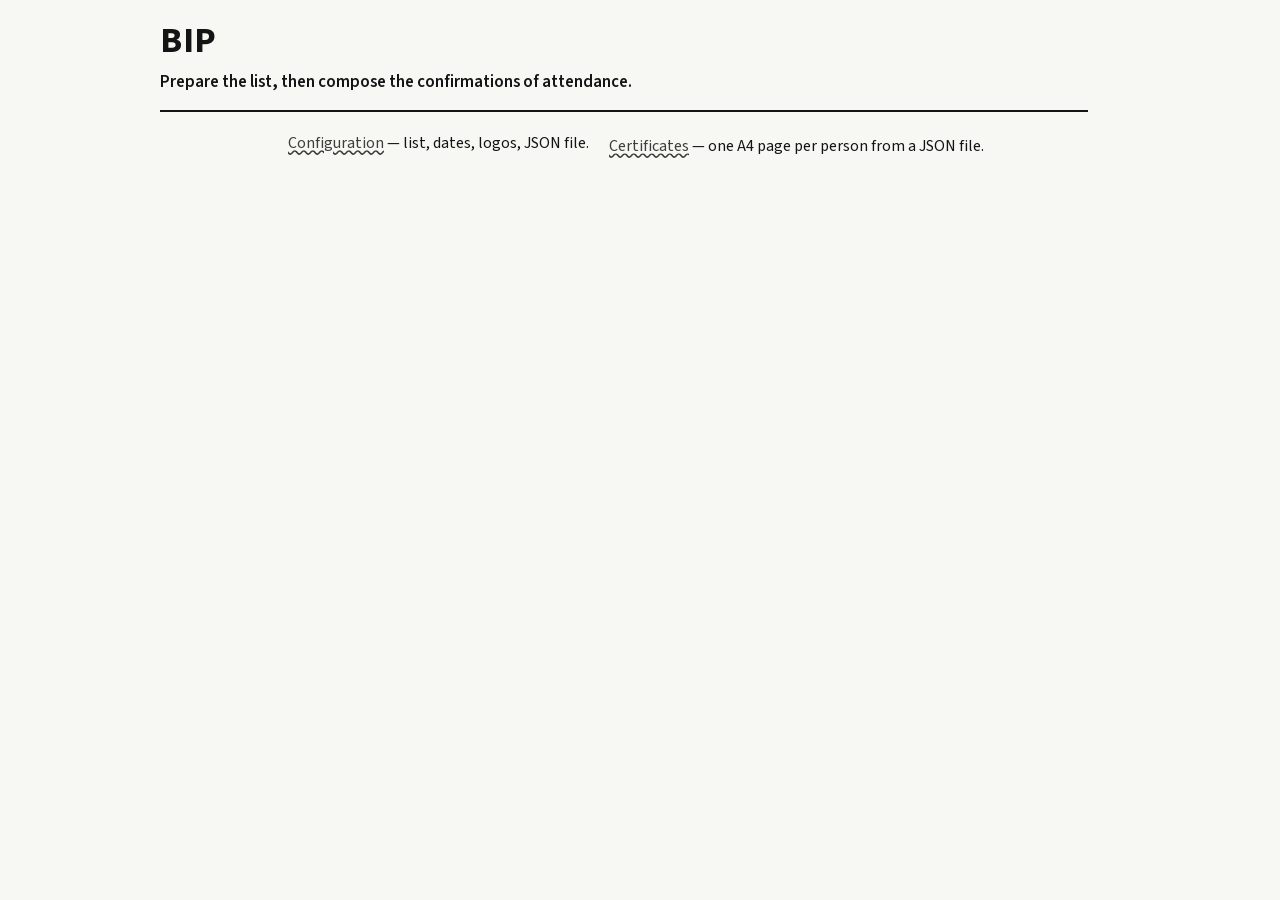
<file: BIP/index.html>
<!DOCTYPE html>
<html lang="en">
  <head>
    <meta charset="utf-8">
    <meta name="viewport" content="width=device-width, initial-scale=1">
    <title>BIP — confirmation of attendance</title>
    <link rel="stylesheet" href="css/print.css">
    <script src="js/langue.js" defer></script>
  </head>
  <body data-doc="config" data-i18n-title="indexTitle">
    <header class="site">
      <h1>BIP</h1>
      <p class="lede" data-i18n="indexLede">Prepare the list, then compose the confirmations of attendance.</p>
    </header>
    <main>
      <nav data-i18n-aria-label="navTools" aria-label="Tools">
        <ul>
          <li><a href="config.html" data-i18n="navConfig">Configuration</a><span data-i18n="navConfigDesc"> — list, dates, logos, JSON file.</span></li>
          <li><a href="certificat.html" data-i18n="navCert">Certificates</a><span data-i18n="navCertDesc"> — one A4 page per person from a JSON file.</span></li>
        </ul>
      </nav>
    </main>
  </body>
</html>
</file>
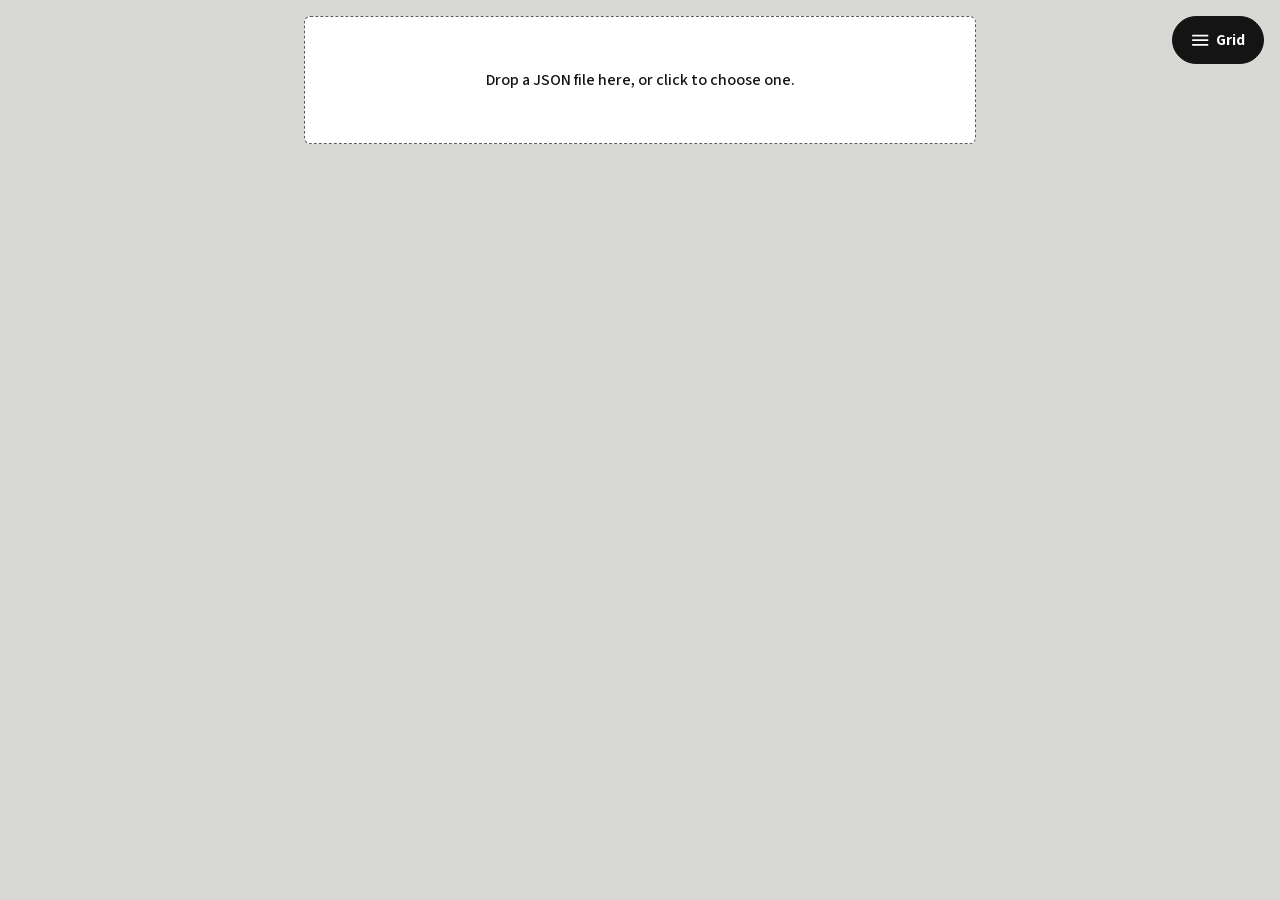
<file: BIP/certificat.html>
<!DOCTYPE html>
<html lang="en">
  <head>
    <meta charset="utf-8">
    <meta name="viewport" content="width=device-width, initial-scale=1">
    <title>Confirmation of attendance</title>
    <link rel="stylesheet" href="css/print.css">
    <script src="js/langue.js" defer></script>
    <script src="js/certificat.js" defer></script>
  </head>
  <body class="is-grille" data-doc="certificat" data-page="print" data-i18n-title="certTitle">
    <button type="button" class="grille" id="grille" aria-pressed="true">
      <svg viewBox="0 0 16 16" aria-hidden="true">
        <path d="M1 4h14M1 8h14M1 12h14"></path>
      </svg>
      <span data-i18n="grid">Grid</span>
    </button>

    <form class="json-drop" id="json-form" action="#" method="get">
      <label class="json-drop__zone" id="json-drop-zone" for="json-file">
        <span id="json-drop-text" data-i18n="dropJson">Drop a JSON file here, or click to choose one.</span>
        <input id="json-file" name="json" type="file" accept="application/json,.json" required>
      </label>
    </form>

    <main id="certificats"></main>

    <template id="modele-certificat">
      <article lang="en">
        <header>
          <ul class="logos" role="list">
            <li>
              <img class="logo-etat" src="medias/logo_republique-francaise.svg" width="85" height="77" alt="French Republic">
            </li>
            <li>
              <img class="logo-lycee" src="medias/logo_breq.svg" height="40" alt="">
            </li>
            <li>
              <img class="logo-ue" src="medias/logo_ue.svg" width="810" height="540" alt="European Union">
            </li>
            <li>
              <img class="logo-erasmus" src="medias/logo_erasmus.svg" width="124" height="29" alt="Erasmus+">
            </li>
          </ul>
          <p class="lieu-date"><time class="date-jour"></time><span class="ville-date"></span></p>
          <h2>Confirmation of attendance</h2>
        </header>

        <section class="corps" aria-label="Confirmation of attendance">
          <p class="intro">We hereby confirm that</p>
          <p class="nom"><span class="prenom"></span> <span class="patronyme"></span></p>
          <p class="affiliation"><span class="role-prefix"></span> <span class="etablissement-envoi"></span><span class="pays-en"></span></p>
          <p class="participation">has participated in the Erasmus+ BIP workshop</p>
          <p class="bip"></p>
          <p class="lieu-accueil"><span class="lieu-avant">at </span><span class="etablissement"></span><span class="lieu-apres"></span></p>
          <p class="periode"><span class="periode-avant">from </span><time class="date-debut"></time><span class="periode-entre"> to </span><time class="date-fin"></time></p>
          <p class="ects"><span class="ects-avant">The number of credits awarded is </span><strong class="ects-valeur">3 ECTS</strong><span class="ects-entre"> and the course has been </span><strong class="acheve">successfully completed</strong></p>
          <p class="virtuelle"><span class="virtuelle-avant">The virtual component took place on </span><time class="date-virtuelle"></time></p>
        </section>

        <footer>
          <p class="cachet">stamp and signature</p>
          <p class="signataire"></p>
          <p class="codes"><span class="code-erasmus-ligne"><span class="code-label">Erasmus code </span><span class="code-erasmus"></span></span><br><span class="oid-ligne"><span class="oid-label">OID </span><span class="oid"></span></span></p>
        </footer>
      </article>
    </template>
  </body>
</html>
</file>
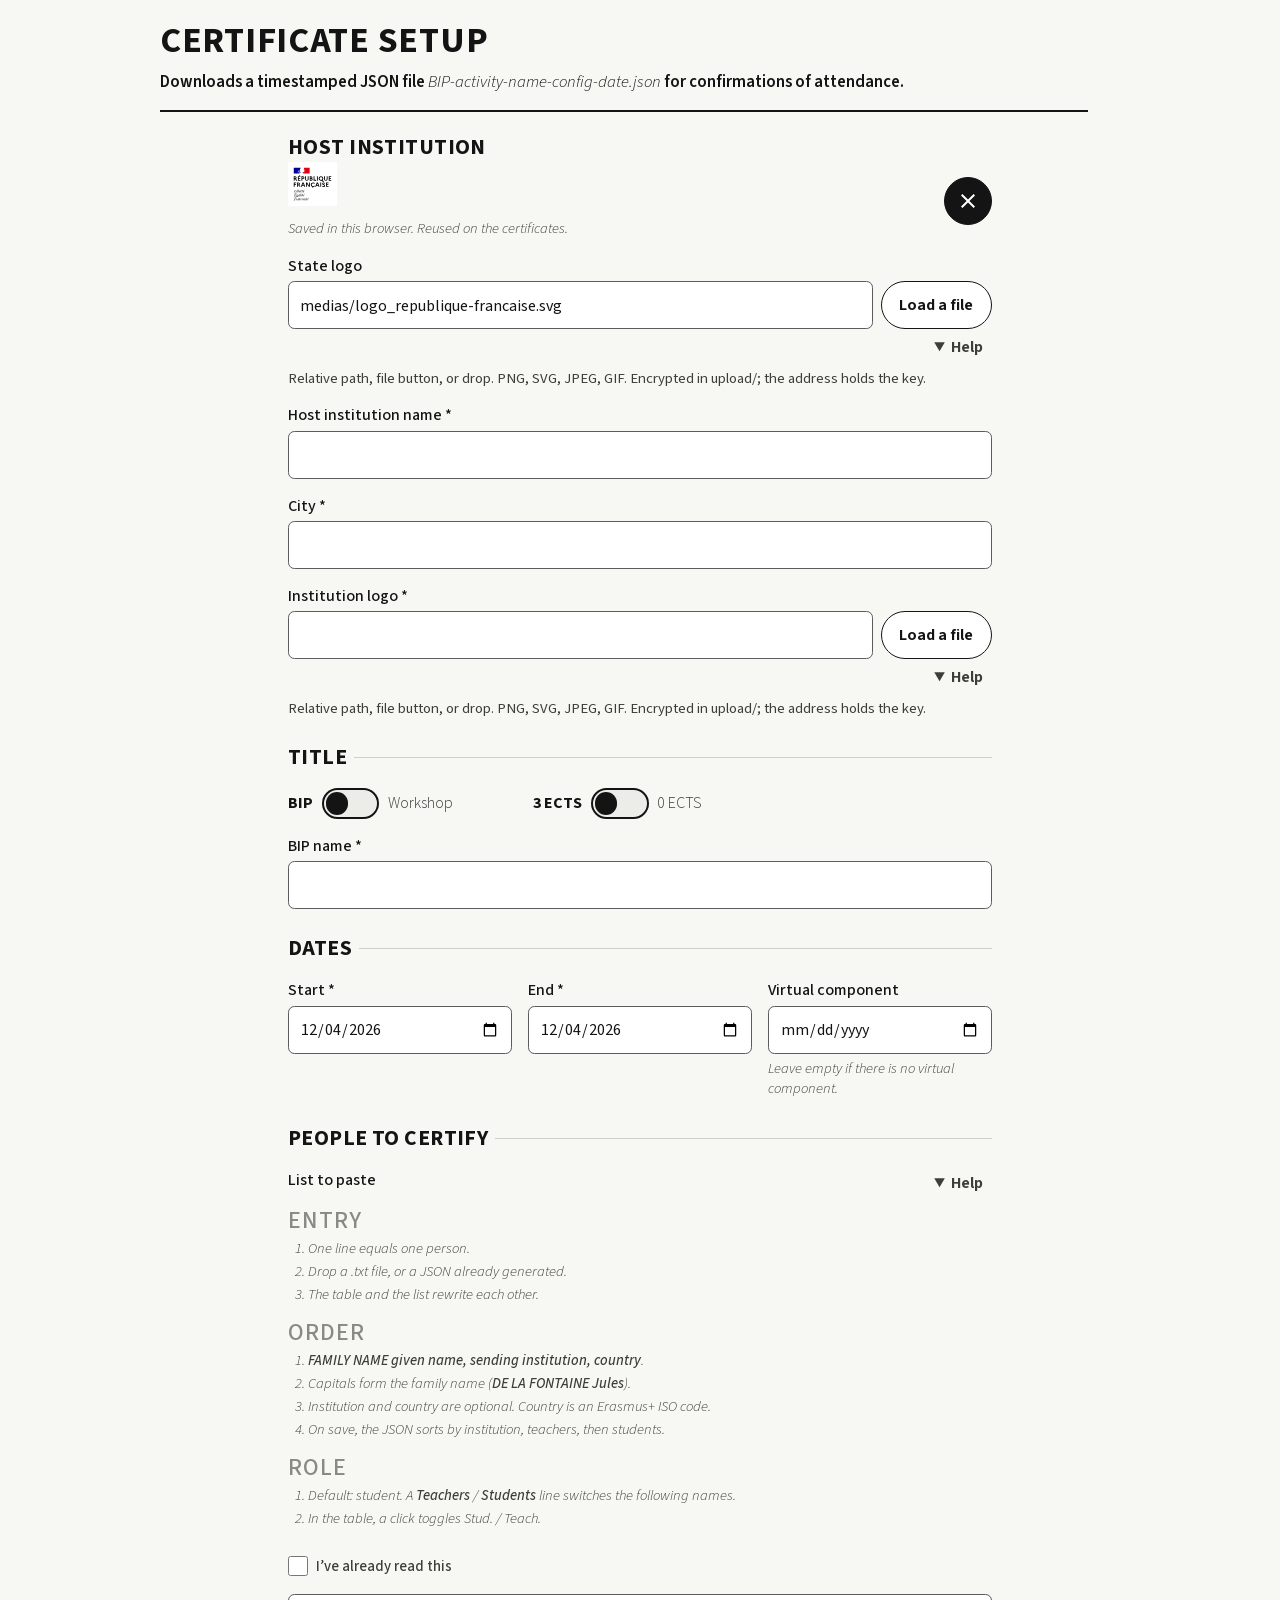
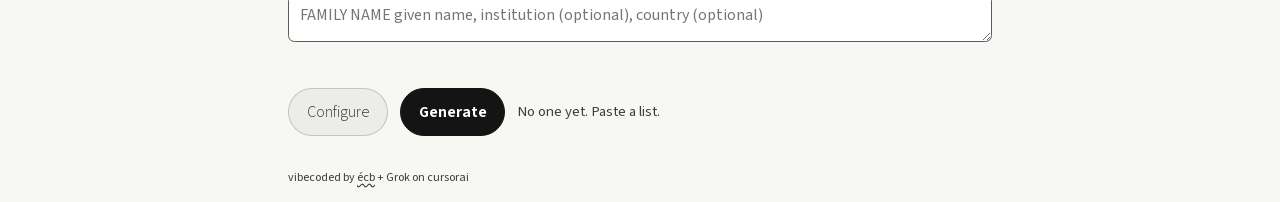
<file: BIP/config.html>
<!DOCTYPE html>
<html lang="en">
  <head>
    <meta charset="utf-8">
    <meta name="viewport" content="width=device-width, initial-scale=1">
    <title>Certificate setup</title>
    <link rel="stylesheet" href="css/print.css">
    <script src="js/langue.js" defer></script>
    <script src="js/certificat.js" defer></script>
    <script src="js/config.js" defer></script>
  </head>
  <body data-doc="config" data-page="setup" data-i18n-title="configTitle">
    <header class="site">
      <h1 id="config-title" data-i18n="configTitle">Certificate setup</h1>
      <p class="lede"><span data-i18n="configLedeBefore">Downloads a timestamped JSON file</span> <code>BIP-activity-name-config-date.json</code> <span data-i18n="configLedeAfter">for confirmations of attendance.</span></p>
    </header>

    <button type="button" class="grille" id="grille" hidden aria-pressed="true">
      <svg viewBox="0 0 16 16" aria-hidden="true">
        <path d="M1 4h14M1 8h14M1 12h14"></path>
      </svg>
      <span data-i18n="grid">Grid</span>
    </button>

    <main>
      <form class="formulaire" id="config-form" aria-labelledby="config-title" action="#" method="post">
        <fieldset class="etablissement" id="etablissement">
          <legend data-i18n="hostLegend">Host institution</legend>
          <header class="etablissement__ligne">
            <ul class="etablissement__info" role="list">
              <li><img id="etablissement-state-logo" alt="" hidden></li>
              <li><img id="etablissement-logo" alt="" hidden></li>
              <li id="etablissement-nom"></li>
              <li id="etablissement-signataire" hidden></li>
              <li id="etablissement-code" hidden></li>
              <li id="etablissement-oid" hidden></li>
            </ul>
            <p class="etablissement__usage hint" data-i18n="hostUsage">Saved in this browser. Reused on the certificates.</p>
              <button type="button" class="etablissement__modifier" id="etablissement-modifier" aria-expanded="false" aria-controls="champ-state-logo champ-host champ-city champ-logo" data-i18n="edit">Edit</button>
            </header>
          <fieldset class="field" id="champ-state-logo" data-saisie hidden>
            <legend><label for="stateLogo" data-i18n="stateLogo">State logo</label></legend>
            <p class="logo-row">
              <input id="stateLogo" name="stateLogo" type="text" value="medias/logo_republique-francaise.svg" autocomplete="off" spellcheck="false" autocapitalize="none" enterkeyhint="next" aria-describedby="state-logo-help">
              <button type="button" class="logo-file-button" id="state-logo-file-button" data-i18n="loadFile">Load a file</button>
              <input id="state-logo-file" type="file" accept="image/png,image/jpeg,image/gif,image/svg+xml,.png,.jpg,.jpeg,.gif,.svg" hidden>
            </p>
            <details class="aide" id="state-logo-aide" open>
              <summary data-i18n="help">Help</summary>
              <figure id="state-logo-help" class="vademecum">
                <p data-i18n="logoHelp">Relative path, file button, or drop. PNG, SVG, JPEG, GIF. Encrypted in upload/; the address holds the key.</p>
              </figure>
            </details>
          </fieldset>
          <p class="field" id="champ-host" data-saisie hidden>
            <label for="host"><span data-i18n="hostLabel">Host institution name</span> <abbr data-i18n-title="requiredAbbr" title="required">*</abbr></label>
            <input id="host" name="host" type="text" required autocomplete="organization" enterkeyhint="next">
          </p>
          <p class="field" id="champ-city" data-saisie hidden>
            <label for="city"><span data-i18n="cityLabel">City</span> <abbr data-i18n-title="requiredAbbr" title="required">*</abbr></label>
            <input id="city" name="city" type="text" required autocomplete="address-level2" enterkeyhint="next">
          </p>
          <fieldset class="field" id="champ-logo" data-saisie hidden>
            <legend><label for="logo"><span data-i18n="institutionLogo">Institution logo</span> <abbr data-i18n-title="requiredAbbr" title="required">*</abbr></label></legend>
            <p class="logo-row">
              <input id="logo" name="logo" type="text" required autocomplete="off" spellcheck="false" autocapitalize="none" enterkeyhint="next" aria-describedby="logo-help">
              <button type="button" class="logo-file-button" id="logo-file-button" data-i18n="loadFile">Load a file</button>
              <input id="logo-file" type="file" accept="image/png,image/jpeg,image/gif,image/svg+xml,.png,.jpg,.jpeg,.gif,.svg" hidden>
            </p>
            <details class="aide" id="logo-aide" open>
              <summary data-i18n="help">Help</summary>
              <figure id="logo-help" class="vademecum">
                <p data-i18n="logoHelp">Relative path, file button, or drop. PNG, SVG, JPEG, GIF. Encrypted in upload/; the address holds the key.</p>
              </figure>
            </details>
          </fieldset>
          <p class="field" id="champ-signataire" data-saisie data-lang="fr" hidden>
            <label for="legalRepresentative">Nom du signataire <abbr title="obligatoire">*</abbr></label>
            <input id="legalRepresentative" name="legalRepresentative" type="text" autocomplete="name" enterkeyhint="next" aria-describedby="signataire-help">
            <small id="signataire-help" class="hint">Toujours la personne qui signe : le responsable légal, ou son représentant si la délégation est cochée.</small>
          </p>
          <p class="field signataire" id="champ-titre-fr" data-saisie data-lang="fr" hidden>
            <label for="titreFr">Fonction du responsable légal <abbr title="obligatoire">*</abbr></label>
            <input id="titreFr" name="titreFr" type="text" autocomplete="organization-title" enterkeyhint="next" aria-describedby="titre-fr-help">
            <small id="titre-fr-help" class="hint">Fonction du responsable légal, avec l’article (la directrice, le directeur), même si le nom saisi est celui du représentant.</small>
          </p>
          <p class="field signataire" id="champ-titre-en" data-saisie data-lang="fr" hidden>
            <label for="titreEn">Fonction du responsable légal (anglais) <abbr title="obligatoire">*</abbr></label>
            <input id="titreEn" name="titreEn" type="text" lang="en" autocomplete="organization-title" enterkeyhint="next" aria-describedby="titre-en-help">
            <small id="titre-en-help" class="hint">Même fonction en anglais, sans article (director, headteacher).</small>
          </p>
          <p class="activite__switch delegation" id="champ-delegation" data-saisie data-lang="fr" hidden>
            <label class="activite__piste">
              <input id="delegation" name="delegation" type="checkbox" switch role="switch" autocomplete="off" aria-labelledby="delegation-label">
            </label>
            <label id="delegation-label" for="delegation">Signature par délégation</label>
          </p>
          <p class="field" id="champ-erasmus" data-saisie data-lang="fr" hidden>
            <label for="codeErasmus">Code Erasmus (facultatif, annexe KA131)</label>
            <input id="codeErasmus" name="codeErasmus" type="text" autocomplete="off" spellcheck="false" autocapitalize="none" enterkeyhint="next">
          </p>
          <p class="field" id="champ-oid" data-saisie data-lang="fr" hidden>
            <label for="oid">OID (facultatif, annexe KA131)</label>
            <input id="oid" name="oid" type="text" autocomplete="off" spellcheck="false" autocapitalize="none" enterkeyhint="done">
          </p>
        </fieldset>

        <fieldset>
          <legend data-i18n="titleLegend">Title</legend>
          <p class="activite">
            <label id="format-bip" for="format">BIP</label>
            <label class="activite__piste">
              <input id="format" name="format" type="checkbox" autocomplete="off" aria-labelledby="format-bip format-workshop">
            </label>
            <label id="format-workshop" for="format">Workshop</label>
            <label id="ects-auto-label" for="ects-zero" data-i18n="ects3">3 ECTS</label>
            <label class="activite__piste">
              <input id="ects-zero" name="ectsZero" type="checkbox" autocomplete="off" aria-labelledby="ects-auto-label ects-zero-label">
            </label>
            <label id="ects-zero-label" for="ects-zero">0 ECTS</label>
          </p>
          <p class="field">
            <label for="activity-title" id="activity-title-label"><span id="activity-title-kind" data-i18n="bipName">BIP name</span> <abbr data-i18n-title="requiredAbbr" title="required">*</abbr></label>
            <input id="activity-title" name="activityTitle" type="text" required autocomplete="off" enterkeyhint="next">
          </p>
        </fieldset>

        <fieldset class="dates">
          <legend data-i18n="datesLegend">Dates</legend>
          <p class="field">
            <label for="startDate"><span data-i18n="startLabel">Start</span> <abbr data-i18n-title="requiredAbbr" title="required">*</abbr></label>
            <input id="startDate" name="startDate" type="date" required>
          </p>
          <p class="field">
            <label for="endDate"><span data-i18n="endLabel">End</span> <abbr data-i18n-title="requiredAbbr" title="required">*</abbr></label>
            <input id="endDate" name="endDate" type="date" required>
          </p>
          <p class="field">
            <label for="virtualDate" data-i18n="virtualLabel">Virtual component</label>
            <input id="virtualDate" name="virtualDate" type="date" aria-describedby="virtuelle-help">
            <small id="virtuelle-help" class="hint" data-i18n="virtualHelp">Leave empty if there is no virtual component.</small>
          </p>
        </fieldset>

        <fieldset id="personnes-champ">
          <legend data-i18n="peopleLegend">People to certify</legend>
          <div class="field field-liste">
            <div class="liste-head">
              <label for="liste" data-i18n="listLabel">List to paste</label>
              <details class="aide" id="liste-aide" open>
                <summary data-i18n="help">Help</summary>
                <figure id="liste-help" class="vademecum">
                  <h2 data-i18n="helpEntry">Entry</h2>
                  <ol>
                    <li data-i18n="helpEntry1">One line equals one person.</li>
                    <li data-i18n="helpEntry2">Drop a .txt file, or a JSON already generated.</li>
                    <li data-i18n="helpEntry3">The table and the list rewrite each other.</li>
                  </ol>
                  <h2 data-i18n="helpOrder">Order</h2>
                  <ol>
                    <li data-i18n="helpOrder1"><code>FAMILY NAME given name, sending institution, country</code>.</li>
                    <li data-i18n="helpOrder2">Capitals form the family name (<code>DE LA FONTAINE Jules</code>).</li>
                    <li data-i18n="helpOrder3">Institution and country are optional. Country is an Erasmus+ ISO code.</li>
                    <li data-i18n="helpOrder4">On save, the JSON sorts by institution, teachers, then students.</li>
                  </ol>
                  <h2 data-i18n="helpRole">Role</h2>
                  <ol>
                    <li data-i18n="helpRole1">Default: student. A <code>Teachers</code> / <code>Students</code> line switches the following names.</li>
                    <li data-i18n="helpRole2">In the table, a click toggles Stud. / Teach.</li>
                  </ol>
                  <p class="check">
                    <input id="liste-help-lu" type="checkbox" autocomplete="off">
                    <label for="liste-help-lu" data-i18n="helpRead">I’ve already read this</label>
                  </p>
                </figure>
              </details>
            </div>
            <textarea id="liste" name="liste" aria-describedby="liste-help" spellcheck="false" enterkeyhint="enter" data-i18n-placeholder="listPlaceholder" placeholder="FAMILY NAME given name, institution (optional), country (optional)"></textarea>
          </div>
        </fieldset>

      </form>

      <p class="vues">
        <button type="button" id="vue-configurer" aria-pressed="true" aria-disabled="true" aria-controls="config-form" data-i18n="configure">Configure</button>
        <button type="submit" id="vue-generer" form="config-form" aria-pressed="false" aria-controls="certificats" data-i18n="generate">Generate</button>
        <output class="status" id="statut" aria-live="polite"></output>
      </p>

      <section id="certificats" hidden data-i18n-aria-label="certificates" aria-label="Certificates"></section>
    </main>
    <footer class="colophon">
      <p>vibecoded by <a href="mailto:ecb@dnmd.lv">écb</a> + Grok on cursorai</p>
    </footer>

    <template id="modele-certificat">
      <article lang="en">
        <header>
          <ul class="logos" role="list">
            <li>
              <img class="logo-etat" src="medias/logo_republique-francaise.svg" width="85" height="77" alt="French Republic">
            </li>
            <li>
              <img class="logo-lycee" src="medias/logo_breq.svg" height="40" alt="">
            </li>
            <li>
              <img class="logo-ue" src="medias/logo_ue.svg" width="810" height="540" alt="European Union">
            </li>
            <li>
              <img class="logo-erasmus" src="medias/logo_erasmus.svg" width="124" height="29" alt="Erasmus+">
            </li>
          </ul>
          <p class="lieu-date"><time class="date-jour"></time><span class="ville-date"></span></p>
          <h2>Confirmation of attendance</h2>
        </header>

        <section class="corps" aria-label="Confirmation of attendance">
          <p class="intro">We hereby confirm that</p>
          <p class="nom"><span class="prenom"></span> <span class="patronyme"></span></p>
          <p class="affiliation"><span class="role-prefix"></span> <span class="etablissement-envoi"></span><span class="pays-en"></span></p>
          <p class="participation">has participated in the Erasmus+ BIP workshop</p>
          <p class="bip"></p>
          <p class="lieu-accueil"><span class="lieu-avant">at </span><span class="etablissement"></span><span class="lieu-apres"></span></p>
          <p class="periode"><span class="periode-avant">from </span><time class="date-debut"></time><span class="periode-entre"> to </span><time class="date-fin"></time></p>
          <p class="ects"><span class="ects-avant">The number of credits awarded is </span><strong class="ects-valeur">3 ECTS</strong><span class="ects-entre"> and the course has been </span><strong class="acheve">successfully completed</strong></p>
          <p class="virtuelle"><span class="virtuelle-avant">The virtual component took place on </span><time class="date-virtuelle"></time></p>
        </section>

        <footer>
          <p class="cachet">stamp and signature</p>
          <p class="signataire"></p>
          <p class="codes"><span class="code-erasmus-ligne"><span class="code-label">Erasmus code </span><span class="code-erasmus"></span></span><br><span class="oid-ligne"><span class="oid-label">OID </span><span class="oid"></span></span></p>
        </footer>
      </article>
    </template>
  </body>
</html>
</file>
<file: BIP/css/print.css>
/* Disclose invisible — écran + impression. Pas de JS. */

@font-face {
  font-family: Jaakko;
  src: url("../fonts/aa_jaakko-webfont.woff2") format("woff2");
  font-style: normal;
  font-weight: 400;
  font-display: swap;
}

@font-face {
  font-family: "Source Sans 3";
  src: url("../fonts/source-sans/SourceSans3VF-Upright.ttf.woff2") format("woff2-variations"),
    url("../fonts/source-sans/SourceSans3VF-Upright.ttf.woff2") format("woff2");
  font-weight: 200 900;
  font-style: normal;
  font-display: swap;
}

@font-face {
  font-family: "Source Sans 3";
  src: url("../fonts/source-sans/SourceSans3VF-Italic.ttf.woff2") format("woff2-variations"),
    url("../fonts/source-sans/SourceSans3VF-Italic.ttf.woff2") format("woff2");
  font-weight: 200 900;
  font-style: italic;
  font-display: swap;
}

@font-face {
  font-family: Marianne;
  src: url("../fonts/marianne/Marianne-Thin.woff2") format("woff2");
  font-style: normal;
  font-weight: 100;
  font-display: swap;
}

@font-face {
  font-family: Marianne;
  src: url("../fonts/marianne/Marianne-Light.woff2") format("woff2");
  font-style: normal;
  font-weight: 300;
  font-display: swap;
}

@font-face {
  font-family: Marianne;
  src: url("../fonts/marianne/Marianne-Regular.woff2") format("woff2");
  font-style: normal;
  font-weight: 400;
  font-display: swap;
}

@font-face {
  font-family: Marianne;
  src: url("../fonts/marianne/Marianne-Medium.woff2") format("woff2");
  font-style: normal;
  font-weight: 500;
  font-display: swap;
}

@font-face {
  font-family: Marianne;
  src: url("../fonts/marianne/Marianne-Bold.woff2") format("woff2");
  font-style: normal;
  font-weight: 700;
  font-display: swap;
}

@font-face {
  font-family: Marianne;
  src: url("../fonts/marianne/Marianne-ExtraBold.woff2") format("woff2");
  font-style: normal;
  font-weight: 800;
  font-display: swap;
}

@font-face {
  font-family: Marianne;
  src: url("../fonts/marianne/Marianne-Light_Italic.woff2") format("woff2");
  font-style: italic;
  font-weight: 300;
  font-display: swap;
}

@font-face {
  font-family: Marianne;
  src: url("../fonts/marianne/Marianne-Regular_Italic.woff2") format("woff2");
  font-style: italic;
  font-weight: 400;
  font-display: swap;
}

@font-face {
  font-family: Marianne;
  src: url("../fonts/marianne/Marianne-Bold_Italic.woff2") format("woff2");
  font-style: italic;
  font-weight: 700;
  font-display: swap;
}

:root {
  --ink: #141414;
  --ink-hover: #000;
  --btn-weight: 650;
  --btn-weight-inactive: 300;
  --muted: #3d3d3a;
  --paper: #f7f7f4;
  --cyan: #FFF;
  --white: #fff;
  --yellow: #ffff00;
  --gray: #ecece8;
  --line: rgba(20, 20, 20, 0.18);
  --gap: 1rem;
}

*,
*::before,
*::after {
  box-sizing: border-box;
}

html {
  font-size: 100%;
}

body {
  margin: 0;
  color: var(--ink);
  background: var(--paper);
  font-family: "Source Sans 3", "Source Sans Pro", "Helvetica Neue", Helvetica, Arial, sans-serif;
  font-size: 1rem;
  line-height: 1.4;
  max-width: 42rem;
  margin-inline: auto;
  padding: 1.25rem 1rem 3rem;
}

body[data-doc="regie"] {
  max-width: 54rem;
}

/* Test : dégradé cyan → blanc, une hauteur de fenêtre, fixé au viewport. */
html:has(body[data-doc="programme"]) {
  background: var(--white);
}

body[data-doc="programme"] {
  background: transparent;
  isolation: isolate;
}

body[data-doc="programme"]::before {
  content: "";
  position: fixed;
  inset-block-start: 0;
  inset-inline: 0;
  height: 100vh;
  z-index: -1;
  pointer-events: none;
  background: linear-gradient(#00f6ff, var(--white));
}

img {
  max-width: 100%;
  height: auto;
}

h1,
h2,
h3 {
  font-family: Jaakko, "Source Sans 3", "Source Sans Pro", sans-serif;
  font-weight: 400;
}

h1 {
  margin: 0;
  width: 100%;
  aspect-ratio: 566 / 225;
  color: transparent;
  overflow: hidden;
  font-size: 1rem;
}

h2 {
  margin: 0 0 0.45rem;
  font-size: 2.25rem;
  letter-spacing: -0.015em;
  line-height: 1.2;
}

h3 {
  margin: 1rem 0 0.3rem;
  font-size: 1.5rem;
}

p,
ul,
ol,
dl {
  margin: 0 0 0.7rem;
}

ul,
ol {
  padding-inline-start: 1.15rem;
}

li + li {
  margin-top: 0.2rem;
}

a {
  color: var(--ink);
  text-underline-offset: 0.15em;
}

a:focus-visible {
  outline: 2px solid var(--ink);
  outline-offset: 2px;
}

header {
  --titre-x: 0;
  --titre-y: 0;
  position: relative;
  margin-inline: 0;
  margin-bottom: 1.25rem;
  padding: 0 0 1rem;
  border-bottom: 2px solid var(--ink);
  background-image:
    url("../medias/ifcompagnie.svg"),
    url("../medias/date.svg"),
    url("../medias/titre.svg");
  background-repeat: no-repeat;
  background-position:
    left 0,
    right 0,
    var(--titre-x) var(--titre-y);
  background-size: 7.5rem auto, 9rem auto, 100% auto;
  print-color-adjust: exact;
  -webkit-print-color-adjust: exact;
}

body[data-doc="regie"] header {
  --titre-y: 2.15rem;
}

.lede {
  margin: 0.55rem 0 0;
  font-size: 1.05rem;
  font-weight: 600;
}

.meta {
  margin: 0.2rem 0 0;
  color: var(--muted);
  font-size: 0.92rem;
}

.meta time, .meta a {
  background-color: var(--white);
    padding: 2px 8px;
    font-weight: bold;
    border-radius: 1rem;
}
.meta a {
  background-color: var(--yellow);
  text-decoration: none;
}
a { text-decoration: underline;
  text-decoration-style: wavy;
}
.texts em {
  font-style: italic;
  color:#666;
}
.internal {
  display: inline-block;
  margin: 0 0 0.7rem;
  padding: 0.2rem 0.55rem;
  background: var(--yellow);
  font-size: 0.75rem;
  font-weight: 700;
  letter-spacing: 0.04em;
  text-transform: uppercase;
  white-space: nowrap;
}

nav {
  margin: 0 0 0.8rem;
}

nav ul {
  display: flex;
  flex-wrap: wrap;
  gap: 0.75rem 1.25rem;
  margin: 0;
  padding: 0;
  list-style: none;
}

nav a {
  color: var(--muted);
}

@media (hover: hover) {
  nav a:hover,
  a:hover {
    color: var(--ink);
  }
}

main {
  display: flex;
  flex-direction: column;
  gap: 1.35rem;
}

section {
  break-inside: avoid;
}

.day {
  padding-left: 0;
  border-left: none;
}

.clock {
  background: var(--gray);
  padding: 0.28rem 1.5rem;
  font-weight: 650;
  border-radius: 2rem;
}

.note {
  color: var(--muted);
  font-size: 0.92rem;
}

.warn {
  padding: 0.5rem 0.65rem;
  border: 1px solid var(--ink);
}

dl {
  display: grid;
  grid-template-columns: 1fr;
  gap: 0.15rem 0;
}

dt {
  font-weight: 700;
  margin-top: 0.45rem;
}

dt:first-child {
  margin-top: 0;
}

dd {
  margin: 0;
}

@media (min-width: 40rem) {
  dl {
    grid-template-columns: 8.5rem 1fr;
    gap: 0.25rem 0.8rem;
  }

  dt {
    margin-top: 0;
  }
}

.week > h2,
.texts > h2,
.texts > p {
  grid-column: 1 / -1;
}

.texts {
  display: flex;
  flex-direction: column;
  gap: 0.55rem;
}

.texts article {
  padding: 0.55rem 1rem;
  background: var(--gray);
  border-radius: 3rem;
}

.texts h3 {
  margin: 0 0 0.15rem;
  font-size: 0.95rem;
}

.texts p {
  margin: 0;
  color: var(--muted);
  font-size: 0.92rem;
}

.skills {
  padding-inline-start: 1.3rem;
}

.skills li {
  margin-bottom: 0.45rem;
}

.projects {
  margin-top: 1.75rem;
  padding-top: 1.35rem;
  border-top: 2px solid var(--ink);
}

table {
  width: 100%;
  border-collapse: collapse;
  font-size: 0.88rem;
}

caption {
  caption-side: top;
  text-align: left;
  font-weight: 700;
  margin-bottom: 0.4rem;
}

th,
td {
  border: 1px solid var(--ink);
  padding: 0.4rem 0.45rem;
  vertical-align: top;
  text-align: left;
}

th {
  background: var(--gray);
  font-weight: 700;
}

td:empty {
  min-height: 1.6rem;
  background: repeating-linear-gradient(
    -45deg,
    transparent,
    transparent 4px,
    rgba(20, 20, 20, 0.04) 4px,
    rgba(20, 20, 20, 0.04) 5px
  );
}

footer {
  margin-top: 1.75rem;
  padding-top: 0.75rem;
  border-top: 1px solid var(--line);
  color: var(--muted);
  font-size: 0.85rem;
  background-color: var(--white);
  padding: 1rem;
  border-radius: 1rem;
}

footer p {
  margin: 0;
}

footer ul {
  display: flex;
  flex-wrap: nowrap;
  align-items: center;
  gap: 0.4rem 0.5rem;
  margin: 0.75rem 0 0;
  padding: 0;
  list-style: none;
}

footer li {
  flex: 1 1 auto;
  min-width: 0;
}

footer li img {
  display: block;
  height: 1.5rem;
  width: auto;
  max-width: 100%;
  object-fit: contain;
}

footer img[src$="logo_erasmus.svg"] {
  height: 1.25rem;
}

footer img[src$="logo_breq.svg"] {
  height: 1.85rem;
}

.affiche {
  display: block;
  margin-top: 2rem;
}

.affiche img {
  display: block;
  width: 100%;
  height: auto;
  border-radius: 2rem;
}
.texts p a,
a[href^="https://drive.google.com/drive/folders/"],
a[href="https://dnmd.lv/tools/"] {
  background-color: var(--yellow);
  padding: 2px 8px;
  font-weight: bold;
  border-radius: 1rem;
  text-decoration: none;
}

@media (max-width: 39.99rem) {
  a {
    white-space: nowrap;
  }

  .meta time,
  .meta a,
  .texts p a,
  a[href^="https://drive.google.com/drive/folders/"],
  a[href="https://dnmd.lv/tools/"],
  .clock a {
    display: inline-block;
    max-width: 100%;
  }

  .clock {
    padding: 0.28rem 1rem;
    border-radius: 1rem;
  }
}

@media (min-width: 40rem) {
  footer ul {
    flex-wrap: wrap;
    gap: 0.75rem 1.25rem;
  }

  footer li {
    flex: 0 1 auto;
  }

  footer li img {
    height: 3rem;
  }

  footer img[src$="logo_erasmus.svg"] {
    height: 2.5rem;
  }

  footer img[src$="logo_breq.svg"] {
    height: 4rem;
  }

  .day {
    padding-left: 0.7rem;
    border-left: 0.28rem solid var(--cyan);
  }

  .week {
    display: grid;
    gap: var(--gap);
  }

  .texts {
    display: grid;
    grid-template-columns: 1fr 1fr;
    gap: 0.55rem;
  }

  .texts > h2,
  .texts > p {
    grid-column: 1 / -1;
  }

  .texts article:last-child {
    grid-column: 1 / -1;
  }
}

@media (min-width: 56rem) {
  header {
    --titre-x: 8rem;
    margin-inline: -8rem -6rem;
    padding: 0 6rem 1rem 8rem;
    background-position:
      left 2rem,
      right 2rem,
      var(--titre-x) var(--titre-y);
    background-size: 11rem auto, 13rem auto, calc(100% - 14rem) auto;
  }
}

@media (min-width: 54rem) {
  body[data-doc="regie"] .week {
    display: grid;
    grid-template-columns: 1fr 1fr;
  }

  body[data-doc="regie"] .week > h2 {
    grid-column: 1 / -1;
  }
}

body[data-doc="presence"] {
  max-width: 210mm;
}

body[data-doc="presence"] header {
  display: flex;
  align-items: center;
  justify-content: space-between;
  gap: 1rem;
  background: none;
  border-bottom: 0;
  margin-bottom: 2rem;
  padding: 0;
}

body[data-doc="presence"] h1 {
  width: min(11rem, 40%);
  margin: 0;
  aspect-ratio: auto;
  overflow: visible;
  height: auto;
  color: var(--ink);
}

body[data-doc="presence"] h1 img {
  display: block;
  width: 100%;
  height: auto;
}

body[data-doc="presence"] header p {
  margin: 0 0 0 auto;
  font-size: 0.95rem;
  text-align: right;
}

body[data-doc="presence"] header time {
  font-family: Jaakko, "Source Sans 3", sans-serif;
  font-size: 1.45rem;
  line-height: 1.1;
}

body[data-doc="presence"] article + article {
  margin-top: 2.5rem;
}

body[data-doc="presence"] footer {
  margin-top: 0.6rem;
  padding: 0.45rem 0 0;
  border-radius: 0;
  background: none;
}

body[data-doc="presence"] footer ul {
  margin-top: 0.35rem;
}

body[data-doc="presence"] footer li img {
  height: 1.35rem;
}

body[data-doc="presence"] footer img[src$="logo_breq.svg"] {
  height: 1.7rem;
}

body[data-doc="presence"] table {
  width: 100%;
  border-collapse: separate;
  border-spacing: 0 0.55rem;
  font-size: 0.95rem;
}

body[data-doc="presence"] th,
body[data-doc="presence"] td {
  border: 0;
  background: none;
  padding: 0.15rem 0.45rem;
  text-align: right;
  font-weight: 400;
  vertical-align: bottom;
}

body[data-doc="presence"] td:empty {
  background: none;
  border-top: 0;
  border-right: 0;
  border-left: 1px dotted #000;
  border-bottom: 1px dotted #000;
}

body[data-doc="presence"] thead th:nth-child(even),
body[data-doc="presence"] td {
  text-align: left;
}

body[data-doc="presence"] thead th {
  font-family: Jaakko, "Source Sans 3", sans-serif;
}

body[data-doc="presence"] th[scope="row"] {
  width: 14%;
  white-space: nowrap;
  font-weight: 400;
}

body[data-doc="presence"] th[scope="row"] b {
  font-weight: 700;
}

body[data-doc="presence"] td {
  width: 36%;
  height: 2.1rem;
}

body[data-doc="presence"] th[colspan="4"] {
  font-family: Jaakko, "Source Sans 3", sans-serif;
  font-size: 1.05rem;
  padding-block: 0.35rem;
  text-align: center;
}

body[data-doc="config"] {
  display: flex;
  flex-direction: column;
  min-height: 100vh;
  min-height: 100dvh;
  max-width: 46rem;
  padding-bottom: 0;
  accent-color: var(--ink);
}

body[data-doc="config"] main {
  flex: 1 0 auto;
}

body[data-doc="config"] header {
  background-image: none;
  margin-bottom: 1.25rem;
  padding: 0 0 1rem;
}

body[data-doc="config"] h1,
body[data-doc="certificat"][data-page="setup"] > header.site h1 {
  width: auto;
  aspect-ratio: auto;
  overflow: visible;
  height: auto;
  color: var(--ink);
  font-family: "Source Sans 3", sans-serif;
  font-weight: 700;
  font-size: clamp(1.5rem, 2.4vw + 1rem, 2.25rem);
  line-height: 1.15;
  letter-spacing: 0.02em;
  text-transform: uppercase;
  margin-block-end: 0.4rem;
}

.vues {
  display: flex;
  flex-wrap: wrap;
  align-items: center;
  gap: 0.75rem;
  margin: 1.5rem 0 0;
}

.vues button {
  display: inline-flex;
  align-items: center;
  justify-content: center;
  min-height: 3rem;
  padding: 0.55rem 1.1rem;
  border: 1px solid var(--ink);
  border-radius: 2rem;
  background: var(--ink);
  color: var(--white);
  font: inherit;
  font-weight: var(--btn-weight);
  cursor: pointer;
}

.vues button[aria-disabled="true"] {
  background: var(--gray);
  border-color: var(--line);
  color: var(--muted);
  font-weight: var(--btn-weight-inactive);
  cursor: default;
  pointer-events: none;
}

.vues button:disabled {
  cursor: wait;
}

body[data-doc="certificat"][data-page="setup"] > header.site,
body[data-doc="certificat"] .colophon {
  display: none;
}

body[data-doc="certificat"][data-page="setup"] .vues {
  width: 210mm;
  max-width: 100%;
  margin: 0 0 1.5rem;
}

body[data-doc="certificat"] .formulaire[hidden],
body[data-doc="certificat"] .grille[hidden] {
  display: none;
}

body[data-doc="config"] .formulaire {
  container-type: inline-size;
  display: flex;
  flex-direction: column;
  gap: 1.5rem;
}

body[data-doc="config"] fieldset {
  margin: 0;
  padding: 1rem 0 0;
  border: 0;
  border-block-start: 1px solid var(--line);
  min-inline-size: 0;
}

body[data-doc="config"] fieldset.field {
  display: flex;
  flex-direction: column;
  gap: 0.25rem;
  padding: 0;
  border: 0;
}

body[data-doc="config"] fieldset.field > legend {
  margin: 0 0 0.25rem;
  padding: 0;
  font-size: max(1rem, 1em);
  font-weight: 500;
  letter-spacing: 0;
  text-transform: none;
}

body[data-doc="config"] fieldset.field > legend label {
  display: block;
}

body[data-doc="config"] label abbr {
  font-weight: inherit;
  text-decoration: none;
}

body[data-doc="config"] fieldset:not(.field):not(.etablissement):not(.dates) {
  display: flex;
  flex-direction: column;
  gap: 1rem;
}

body[data-doc="config"] :is(.field, .activite__switch)[hidden] {
  display: none;
}

html:not([lang="fr"]) [data-lang="fr"] {
  display: none;
}

body[data-doc="config"] legend {
  padding: 0 0.4rem 0 0;
  font-family: "Source Sans 3", sans-serif;
  font-weight: 700;
  font-size: 1.35rem;
  letter-spacing: 0.02em;
  text-transform: uppercase;
}

body[data-doc="config"] .etablissement {
  display: grid;
  gap: 1rem;
  padding: 0;
  border: 0;
}

body[data-doc="config"] .etablissement > :not(.signataire) {
  grid-column: 1 / -1;
}

body[data-doc="config"] .etablissement__ligne {
  display: grid;
  grid-template-columns: 1fr auto;
  gap: 0.35rem 1rem;
  align-items: center;
  margin: 0;
  padding: 0;
  border: 0;
  background: none;
}

body[data-doc="config"] .etablissement__info {
  display: flex;
  flex-wrap: wrap;
  align-items: center;
  gap: 0.75rem 1rem;
  margin: 0;
  padding: 0;
  list-style: none;
  font-family: "Source Sans 3", sans-serif;
  font-weight: 500;
}

body[data-doc="config"] .etablissement__info img {
  width: auto;
  height: 2.75rem;
}

body[data-doc="config"] .etablissement__usage {
  margin: 0;
}

body[data-doc="config"] .etablissement__modifier {
  flex: 0 0 auto;
  grid-column: 2;
  grid-row: 1 / span 2;
}

body[data-doc="config"] .activite {
  display: flex;
  flex-wrap: wrap;
  align-items: center;
  gap: 0.55rem;
  margin: 0;
}

body[data-doc="config"] .activite > label:not(.activite__piste) {
  color: var(--muted);
  font-weight: var(--btn-weight-inactive);
}

body[data-doc="config"] .activite:has(#format:not(:checked)) #format-bip,
body[data-doc="config"] .activite:has(#format:checked) #format-workshop,
body[data-doc="config"] .activite:has(#ects-zero:not(:checked)) #ects-auto-label,
body[data-doc="config"] .activite:has(#ects-zero:checked) #ects-zero-label {
  color: var(--ink);
  font-weight: 700;
}

body[data-doc="config"] #ects-auto-label {
  margin-inline-start: 4.45rem;
}

:is(body[data-doc="config"], body[data-doc="certificat"]) .activite__switch {
  display: flex;
  flex-wrap: wrap;
  align-items: center;
  gap: 0.55rem;
  margin: 0;
  font-family: "Source Sans 3", sans-serif;
  font-weight: 500;
}

:is(body[data-doc="config"], body[data-doc="certificat"]) .activite__piste {
  --gelule: 3.6rem;
  --gelule-h: 1.9rem;
  --bord: 2px;
  --marge: 2px;
  position: relative;
  display: block;
  flex: 0 0 auto;
  width: var(--gelule);
  height: var(--gelule-h);
  border: var(--bord) solid var(--ink);
  border-radius: 999px;
  background: var(--gray);
  cursor: pointer;
}

:is(body[data-doc="config"], body[data-doc="certificat"]) .activite__piste input {
  position: absolute;
  width: 1px;
  height: 1px;
  min-height: 0;
  margin: 0;
  padding: 0;
  overflow: hidden;
  clip-path: inset(50%);
  white-space: nowrap;
}

:is(body[data-doc="config"], body[data-doc="certificat"]) .activite__piste::before {
  content: "";
  position: absolute;
  top: var(--marge);
  left: var(--marge);
  width: calc(var(--gelule-h) - 2 * var(--bord) - 2 * var(--marge));
  height: calc(var(--gelule-h) - 2 * var(--bord) - 2 * var(--marge));
  border-radius: 50%;
  background: var(--ink);
  transition: transform 180ms ease;
}

:is(body[data-doc="config"], body[data-doc="certificat"]) .activite__piste:has(input:checked)::before {
  transform: translateX(calc(var(--gelule) - 2 * var(--bord) - 2 * var(--marge) - 100%));
}

:is(body[data-doc="config"], body[data-doc="certificat"]) .activite__piste:has(input:focus-visible) {
  outline: 3px solid var(--ink);
  outline-offset: 2px;
}

:is(body[data-doc="config"], body[data-doc="certificat"]) .ordre-langues label:not(.activite__piste) {
  color: var(--muted);
  font-weight: var(--btn-weight-inactive);
}

:is(body[data-doc="config"], body[data-doc="certificat"]) .ordre-langues:has(input:not(:checked)) #ordre-recto,
:is(body[data-doc="config"], body[data-doc="certificat"]) .ordre-langues:has(input:checked) #ordre-fin {
  color: var(--ink);
  font-weight: 700;
}

@media (prefers-reduced-motion: reduce) {
  :is(body[data-doc="config"], body[data-doc="certificat"]) .activite__piste::before {
    transition: none;
  }
}

body[data-doc="config"] .activite__ects {
  display: flex;
  align-items: center;
  gap: 0.85rem;
}

body[data-doc="config"] .activite__ects label {
  display: flex;
  align-items: center;
  gap: 0.35rem;
  min-height: 2.75rem;
  font-family: "Source Sans 3", sans-serif;
  font-weight: 500;
}

body[data-doc="config"] .field {
  display: flex;
  flex-direction: column;
  align-items: stretch;
  gap: 0.25rem;
  margin: 0;
}

body[data-doc="config"] :is(.field, .check) label {
  font-family: "Source Sans 3", sans-serif;
  font-weight: 500;
}

body[data-doc="config"] .logo-row {
  display: flex;
  flex-wrap: wrap;
  align-items: stretch;
  gap: 0.5rem;
  margin: 0;
}

body[data-doc="config"] .logo-row input[type="text"] {
  flex: 1 1 16rem;
  width: auto;
}

body[data-doc="config"] .logo-file-button {
  min-height: 3rem;
  padding: 0.55rem 1.1rem;
  border: 1px solid var(--ink);
  border-radius: 2rem;
  background: var(--white);
  color: var(--ink);
  font: inherit;
  font-size: max(1rem, 1em);
  font-weight: var(--btn-weight);
  cursor: pointer;
}

body[data-doc="config"] :is(#logo, #stateLogo, #liste, #champ-logo, #champ-state-logo).is-drop {
  outline: 3px solid var(--ink);
  outline-offset: 2px;
}

body[data-doc="config"] .lede code {
  font-family: "Source Sans 3", sans-serif;
  font-weight: 300;
  font-style: italic;
}

body[data-doc="config"] .hint {
  margin: 0;
  color: var(--muted);
  font-family: "Source Sans 3", sans-serif;
  font-size: 0.92rem;
  font-style: italic;
  font-weight: 300;
}

body[data-doc="config"] .delegation #delegation-label {
  color: var(--muted);
  font-weight: var(--btn-weight-inactive);
}

body[data-doc="config"] .delegation:has(input:checked) #delegation-label {
  color: var(--ink);
  font-weight: 700;
}

body[data-doc="config"] .dates {
  display: grid;
  gap: 1rem;
  overflow: visible;
}

body[data-doc="config"] .dates .field {
  min-width: 0;
  overflow: visible;
}

body[data-doc="config"] #virtual-help {
  white-space: nowrap;
}

body[data-doc="config"] .vademecum {
  margin: 0;
  color: var(--muted);
  font-family: "Source Sans 3", sans-serif;
  font-size: 0.92rem;
  font-weight: 400;
}

body[data-doc="config"] .vademecum li {
  font-style: italic;
  font-weight: 300;
}

body[data-doc="config"] h2 {
  font-family: "Source Sans 3", sans-serif;
  font-size: 1.5rem;
  font-weight: 700;
  letter-spacing: 0.04em;
  text-transform: uppercase;
}

body[data-doc="config"] .vademecum h2 {
  margin: 0.85rem 0 0.2rem;
  font-weight: 500;
  color: #8a8a84;
}

body[data-doc="config"] .vademecum h2:first-child {
  margin-top: 0;
}

body[data-doc="config"] .vademecum ol {
  margin: 0;
  padding-inline-start: 1.25rem;
}

body[data-doc="config"] .vademecum li + li {
  margin-top: 0.15rem;
}

body[data-doc="config"] .vademecum p {
  margin: 0;
}

body[data-doc="config"] .vademecum code {
  font-family: inherit;
  font-style: italic;
  font-weight: 500;
}

body[data-doc="config"] .vademecum .check {
  margin-top: 0.85rem;
}

body[data-doc="config"] .aide {
  margin: 0;
}

body[data-doc="config"] .aide summary {
  width: fit-content;
  margin-inline-start: auto;
  padding: 0.15rem 0.55rem;
  border-radius: 2rem;
  cursor: pointer;
  font-family: "Source Sans 3", sans-serif;
  font-weight: var(--btn-weight);
  color: var(--muted);
}

body[data-doc="config"] .aide .vademecum {
  margin-top: 0.45rem;
}

body[data-doc="config"] .liste-head {
  position: relative;
  display: flex;
  flex-direction: column;
  gap: 0.45rem;
}

body[data-doc="config"] .liste-head > label {
  padding-inline-end: 4.5rem;
}

body[data-doc="config"] .liste-head > .aide summary {
  position: absolute;
  inset-block-start: 0;
  inset-inline-end: 0;
  margin-inline-start: 0;
}

body[data-doc="config"] .liste-head > .aide::details-content {
  margin-block-start: 0;
}

body[data-doc="config"] :is(input, textarea, button) {
  font-family: inherit;
  font-size: max(1rem, 1em);
}

body[data-doc="config"] :is(input[type="text"], input[type="date"], textarea) {
  width: 100%;
  min-height: 3rem;
  padding: 0.55rem 0.7rem;
  border: 1px solid #5c5c5c;
  border-radius: 0.4rem;
  background: var(--white);
  color: var(--ink);
}

body[data-doc="config"] textarea {
  min-height: 16rem;
  resize: vertical;
  field-sizing: content;
}

body[data-doc="config"] :is(input, textarea, button, .aide summary):focus-visible {
  outline: 3px solid var(--ink);
  outline-offset: 2px;
}

body[data-doc="config"] :is(input, textarea):user-invalid {
  border-color: #8b1a1a;
}

body[data-doc="config"] .check {
  display: flex;
  align-items: center;
  gap: 0.5rem;
  min-height: 3rem;
}

body[data-doc="config"] .check input {
  width: 1.25rem;
  height: 1.25rem;
  margin: 0;
  flex: 0 0 auto;
}

body[data-doc="config"] .personnes {
  margin: 0;
  overflow-x: auto;
}

body[data-doc="config"] .personnes[hidden] {
  display: none;
}

body[data-doc="config"] .personnes table {
  width: 100%;
  table-layout: fixed;
}

body[data-doc="config"] .personnes :is(th, td):nth-child(3) {
  width: 12%;
}

body[data-doc="config"] .personnes :is(th, td):nth-child(5) {
  width: 4.5rem;
}

body[data-doc="config"] .personnes caption {
  font-family: "Source Sans 3", sans-serif;
  font-weight: 700;
  letter-spacing: 0.02em;
  text-transform: uppercase;
}

body[data-doc="config"] .personnes th:has(> button) {
  padding: 0;
}

body[data-doc="config"] .personnes th button {
  width: 100%;
  min-height: 2.75rem;
  padding: 0.55rem 0.7rem;
  border: 0;
  background: transparent;
  color: inherit;
  font: inherit;
  font-family: "Source Sans 3", sans-serif;
  font-weight: var(--btn-weight);
  text-align: start;
  cursor: pointer;
}

body[data-doc="config"] .personnes th[aria-sort="ascending"] button::after {
  content: " ▲";
}

body[data-doc="config"] .personnes th[aria-sort="descending"] button::after {
  content: " ▼";
}

body[data-doc="config"] .personnes tr:has(.role[aria-pressed="true"]) td {
  background-color: #d9d9d3;
}

body[data-doc="config"] .personnes th[aria-sort],
body[data-doc="config"] .personnes table:has(th:nth-child(1)[aria-sort]) td:nth-child(1),
body[data-doc="config"] .personnes table:has(th:nth-child(2)[aria-sort]) td:nth-child(2),
body[data-doc="config"] .personnes table:has(th:nth-child(3)[aria-sort]) td:nth-child(3),
body[data-doc="config"] .personnes table:has(th:nth-child(4)[aria-sort]) td:nth-child(4),
body[data-doc="config"] .personnes table:has(th:nth-child(5)[aria-sort]) td:nth-child(5) {
  background-color: #d9d9d3;
}

body[data-doc="config"] .personnes td input[type="text"] {
  background-color: var(--white);
}

body[data-doc="config"] .personnes td input[type="text"] {
  width: 100%;
  min-width: 0;
}

body[data-doc="config"] .personnes th:nth-child(3) button,
body[data-doc="config"] .personnes th:nth-child(5) button {
  padding-inline: 0.35rem;
}

body[data-doc="config"] .personnes td:last-child {
  position: relative;
  padding: 0;
}

body[data-doc="config"] .role {
  position: absolute;
  inset: 0;
  display: flex;
  align-items: center;
  justify-content: center;
  border: 0;
  background: transparent;
  color: var(--ink);
  font: inherit;
  font-family: "Source Sans 3", sans-serif;
  font-weight: var(--btn-weight);
  cursor: pointer;
}

body[data-doc="config"] .role[aria-pressed="true"] {
  background: var(--ink);
  color: var(--white);
}

body[data-doc="config"] .actions {
  display: flex;
  flex-wrap: wrap;
  align-items: center;
  gap: 0.75rem 1rem;
  margin: 0;
}

body[data-doc="config"] .suite {
  margin: 1.5rem 0 0;
}

body[data-doc="config"] .suite[hidden] {
  display: none;
}

body[data-doc="config"] button[type="submit"]:not(#vue-generer),
body[data-doc="config"] .etablissement__modifier {
  display: inline-flex;
  align-items: center;
  justify-content: center;
  min-height: 3rem;
  padding: 0.55rem 1.1rem;
  border: 1px solid var(--ink);
  border-radius: 2rem;
  background-color: var(--ink);
  color: var(--white);
  font: inherit;
  font-weight: var(--btn-weight);
  cursor: pointer;
}

body[data-doc="config"] .etablissement__modifier[aria-expanded="true"] {
  width: 3rem;
  padding: 0;
}

body[data-doc="config"] .etablissement__modifier[aria-expanded="true"]::before {
  content: "";
  width: 1.5rem;
  height: 1.5rem;
  background-color: currentColor;
  forced-color-adjust: none;
  mask: url("data:image/svg+xml,%3Csvg xmlns='http://www.w3.org/2000/svg' viewBox='0 0 24 24'%3E%3Cpath fill='black' d='M19 6.41 17.59 5 12 10.59 6.41 5 5 6.41 10.59 12 5 17.59 6.41 19 12 13.41 17.59 19 19 17.59 13.41 12z'/%3E%3C/svg%3E") center / 1.5rem no-repeat;
}

body[data-doc="config"] button.bouton {
  display: inline-flex;
  align-items: center;
  justify-content: center;
  min-height: 3rem;
  padding: 0.55rem 1.1rem;
  border: 1px solid var(--ink);
  border-radius: 2rem;
  background: var(--yellow);
  color: var(--ink);
  font: inherit;
  font-weight: var(--btn-weight);
  cursor: pointer;
}

body[data-doc="config"] button[type="submit"]:disabled {
  cursor: wait;
}

body[data-doc="config"] .status {
  margin: 0;
  color: var(--muted);
  font: inherit;
  font-size: 0.92rem;
}

@media (pointer: coarse) {
  body[data-doc="config"] :is(input[type="text"], input[type="date"], textarea, button[type="submit"], .logo-file-button, .vues button) {
    min-height: 3.25rem;
  }
}

body[data-doc="certificat"] {
  /* Anglais (html lang=en) : Source Sans 3, pas 22 px. */
  --cert-body: 1rem;
  --cert-title: 2rem;
  --cert-name: 3rem;
  --cert-baseline: 1.375rem;
  /* Source Sans 3 variable 3.052 : axe 200–900. Certificat 400, 500, 700, 800. */
  --cert-weight-etablissement: 500;
  --cert-weight-etablissement-envoi: 500;
  --cert-weight-dates: 700;
  --cert-weight-ects: 700;
  --cert-weight-acheve: 700;
  --cert-page-margin: calc(3 * var(--cert-baseline));
  --cert-logo: calc(3 * var(--cert-baseline));
  --cert-logo-lycee: calc(2.5 * var(--cert-baseline));
  --cert-logo-erasmus: calc(1.5 * var(--cert-baseline));
  max-width: none;
  margin: 0;
  padding: 1rem 1rem 3rem;
  background: #d8d8d4;
  font-family: "Source Sans 3", "Helvetica Neue", Helvetica, Arial, sans-serif;
  font-size: var(--cert-body);
  font-weight: 400;
  line-height: var(--cert-baseline);
  accent-color: var(--ink);
}

html[lang="fr"] body[data-doc="certificat"] {
  /* Français : Marianne, pas internat 16 px / 24 px. */
  --cert-baseline: 1.5rem;
  --cert-page-margin: 4.5rem;
  --cert-logo: 4.5rem;
  --cert-logo-lycee: 3.75rem;
  --cert-logo-erasmus: calc(4.5rem * 0.5);
  font-family: Marianne, "Helvetica Neue", Helvetica, Arial, sans-serif;
}

body[data-doc="certificat"] :is(h1, h2, h3, p, ul, ol, dl) {
  font-family: inherit;
}

body[data-doc="certificat"] .pdf {
  display: flex;
  width: fit-content;
  margin: 0 auto 1.25rem;
  min-height: 3rem;
  padding: 0.55rem 1.1rem;
  border: 1px solid var(--ink);
  border-radius: 2rem;
  background: var(--ink);
  color: var(--white);
  font: inherit;
  font-weight: var(--btn-weight);
  cursor: pointer;
}

body[data-doc="certificat"] .pdf[hidden] {
  display: none;
}

body[data-doc="certificat"] .toolbar {
  max-width: 42rem;
  margin: 0 auto 1.25rem;
  padding: 0 0 1rem;
  background: none;
  border-bottom: 1px solid var(--line);
}

body[data-doc="certificat"] .grille {
  position: fixed;
  top: 1rem;
  right: 1rem;
  z-index: 3;
  display: inline-flex;
  flex: 0 0 auto;
  align-items: center;
  justify-content: center;
  gap: 0.45rem;
  min-height: 3rem;
  padding: 0.55rem 1.1rem;
  border: 1px solid var(--ink);
  border-radius: 2rem;
  background: var(--white);
  color: var(--ink);
  font: inherit;
  font-size: max(1rem, 1em);
  font-weight: var(--btn-weight);
  line-height: 1;
  cursor: pointer;
}

body[data-doc="certificat"] .grille svg {
  display: block;
  width: 1.15rem;
  height: 1.15rem;
  stroke: currentColor;
  fill: none;
  stroke-width: 1.5;
}

body[data-doc="certificat"] .grille[aria-pressed="true"] {
  background: var(--ink);
  color: var(--white);
}

@media (hover: hover) {
  :is(
    .logo-file-button,
    .aide summary,
    .personnes th button,
    .role:not([aria-pressed="true"]),
    .grille:not([aria-pressed="true"]),
    button.bouton
  ):hover:not(:disabled):not([aria-disabled="true"]) {
    background-color: var(--ink);
    border-color: var(--ink);
    color: var(--white);
  }

  :is(
    .vues button,
    .etablissement__modifier,
    .pdf,
    .grille[aria-pressed="true"],
    .role[aria-pressed="true"]
  ):hover:not(:disabled):not([aria-disabled="true"]) {
    background-color: var(--white);
    border-color: var(--ink);
    color: var(--ink);
  }
}

@media (prefers-reduced-motion: no-preference) {
  :is(
    .vues button,
    .logo-file-button,
    .etablissement__modifier,
    .aide summary,
    .role,
    .personnes th button,
    button.bouton,
    .grille,
    .pdf
  ) {
    transition: background-color 150ms ease-out, color 150ms ease-out, border-color 150ms ease-out, scale 150ms ease-out;
  }

  :is(
    .vues button,
    .logo-file-button,
    .etablissement__modifier,
    .aide summary,
    .role,
    .personnes th button,
    button.bouton,
    .grille,
    .pdf
  ):active:not(:disabled):not([aria-disabled="true"]) {
    scale: 0.97;
  }
}

@media (pointer: coarse) {
  body[data-doc="certificat"] .grille {
    min-height: 3.25rem;
  }
}

body[data-doc="certificat"] .colophon,
body[data-doc="config"] .colophon {
  max-width: 210mm;
  width: 100%;
  margin: 0.5rem auto 0;
  padding: 0;
  border: 0;
  border-radius: 0;
  background: none;
  color: var(--muted);
  font-size: 0.75rem;
  line-height: 1.5;
  text-align: center;
}

body[data-doc="certificat"] .colophon p,
body[data-doc="config"] .colophon p {
  margin: 0;
}

body[data-doc="certificat"] .colophon p + p {
  margin-top: 0.35em;
}

body[data-doc="certificat"] .colophon a,
body[data-doc="config"] .colophon a {
  color: inherit;
}

body[data-doc="certificat"] .colophon a:focus-visible,
body[data-doc="config"] .colophon a:focus-visible {
  outline: 3px solid var(--ink);
  outline-offset: 2px;
}

body[data-doc="config"] .colophon {
  margin: 0;
  padding: 2rem 0 1rem 0;
  text-align: start;
}

body[data-doc="certificat"] .colophon {
  padding: 2rem 0 1rem 0;
  text-align: start;
}

body[data-doc="certificat"] .toolbar h1 {
  width: auto;
  aspect-ratio: auto;
  overflow: visible;
  height: auto;
  color: var(--ink);
  font-size: 1.35rem;
  font-weight: 700;
  letter-spacing: 0.02em;
  line-height: 1.15;
  text-transform: uppercase;
}

body[data-doc="certificat"] .ordre-langues {
  margin: 0 0 0.9rem;
}

body[data-doc="certificat"] .json-drop {
  max-width: 42rem;
  width: 100%;
  margin: 0 auto 1.25rem;
}

body[data-doc="certificat"] .json-drop__zone {
  position: relative;
  display: flex;
  align-items: center;
  justify-content: center;
  min-height: 8rem;
  padding: 1rem 1.25rem;
  border: 1px dashed #5c5c5c;
  border-radius: 0.4rem;
  background: var(--white);
  color: var(--ink);
  font-weight: 500;
  text-align: center;
  cursor: pointer;
}

body[data-doc="certificat"] .json-drop__zone input[type="file"] {
  position: absolute;
  inset: 0;
  width: 1px;
  height: 1px;
  overflow: hidden;
  clip-path: inset(50%);
}

body[data-doc="certificat"] .json-drop.is-drop .json-drop__zone,
body[data-doc="certificat"] .json-drop__zone:focus-within {
  outline: 3px solid var(--ink);
  outline-offset: 2px;
}

body[data-doc="certificat"] .json-drop__zone.is-error {
  border-color: #8b1a1a;
}

body[data-doc="certificat"] :is(.hint, .status) {
  margin: 0;
  color: var(--muted);
  font-size: 1rem;
}

body[data-doc="certificat"] .vide {
  max-width: 42rem;
  margin: 0 auto;
  color: var(--muted);
  font-size: 1.35rem;
  font-weight: 500;
  line-height: 1.3;
}

body[data-doc="certificat"] :is(input, button):focus-visible {
  outline: 3px solid var(--ink);
  outline-offset: 2px;
}

body[data-doc="certificat"] main {
  display: flex;
  flex-direction: column;
  align-items: center;
  gap: 1.5rem;
}

body[data-doc="certificat"] #certificats {
  display: flex;
  flex-direction: column;
  align-items: center;
  gap: 1.5rem;
  width: 100%;
}

body[data-doc="certificat"] #certificats[hidden] {
  display: none;
}

body[data-doc="certificat"] article {
  container-type: inline-size;
  position: relative;
  transform: translateY(0);
  display: grid;
  grid-template-rows: auto 1fr;
  width: 210mm;
  min-height: 297mm;
  padding: var(--cert-page-margin);
  background: var(--white);
  color: #000;
  box-shadow: 0 0.35rem 1.1rem rgba(20, 20, 20, 0.14);
  line-height: var(--cert-baseline);
  font-family: inherit;
}

@media screen {
  body[data-doc="certificat"].is-grille article::before {
    content: "";
    position: absolute;
    inset: 0;
    z-index: -1;
    pointer-events: none;
    background-image: repeating-linear-gradient(
      to bottom,
      #7ec8e8 0 1px,
      transparent 1px var(--cert-baseline)
    );
  }
}

body[data-doc="certificat"] article > header {
  display: grid;
  gap: var(--cert-baseline);
  margin: 0 0 var(--cert-baseline);
  padding: 0;
  background: none;
  border: 0;
}

body[data-doc="certificat"] .logos {
  display: flex;
  flex-wrap: nowrap;
  align-items: center;
  gap: 1.1rem;
  margin: 0;
  padding: 0;
  list-style: none;
}

body[data-doc="certificat"] .logos li {
  flex: 0 0 auto;
  min-width: 0;
}

body[data-doc="certificat"] .logos img {
  display: block;
  width: auto;
  max-width: none;
  height: var(--cert-logo);
  object-fit: contain;
  print-color-adjust: exact;
  -webkit-print-color-adjust: exact;
}

body[data-doc="certificat"] .logos .logo-lycee {
  height: var(--cert-logo-lycee);
}

body[data-doc="certificat"] .logos .logo-ue,
body[data-doc="certificat"] .logos .logo-erasmus {
  height: var(--cert-logo-erasmus);
}

body[data-doc="certificat"] .logos .logo-erasmus {
  margin-inline-start: 1.75rem;
}

body[data-doc="certificat"] article h2 {
  margin: 0;
  color: #000;
  font-size: 1.85rem;
  font-weight: 700;
  letter-spacing: 0.01em;
  line-height: calc(2 * var(--cert-baseline));
}

body[data-doc="certificat"] .lieu-date {
  margin: 0;
  font-weight: 400;
  text-align: end;
}

body[data-doc="certificat"] .corps {
  display: grid;
  align-content: start;
  gap: 0;
}

body[data-doc="certificat"] .corps p {
  margin: 0;
}

body[data-doc="certificat"] .corps .nom {
  margin: 0;
  font-size: var(--cert-name);
  font-weight: 400;
  line-height: calc(3 * var(--cert-baseline));
}

body[data-doc="certificat"] .patronyme {
  font-weight: 800;
  text-transform: uppercase;
  white-space: nowrap;
}

body[data-doc="certificat"] .etablissement {
  font-weight: var(--cert-weight-etablissement);
}

body[data-doc="certificat"] .etablissement-envoi {
  font-weight: var(--cert-weight-etablissement-envoi);
}

body[data-doc="certificat"] :is(.date-debut, .date-fin, .date-virtuelle) {
  font-weight: var(--cert-weight-dates);
}

body[data-doc="certificat"] .ects-valeur {
  font-weight: var(--cert-weight-ects);
}

body[data-doc="certificat"] .acheve {
  font-weight: var(--cert-weight-acheve);
  white-space: nowrap;
}

body[data-doc="certificat"] :is(.acheve, .date-fin, .date-virtuelle)::after {
  content: ".";
}

body[data-doc="certificat"] .corps .bip {
  margin: 0;
  font-size: var(--cert-title);
  font-weight: 700;
  line-height: calc(2 * var(--cert-baseline));
}

body[data-doc="certificat"] .ects,
body[data-doc="certificat"] .virtuelle {
  margin: 0;
}

body[data-doc="certificat"] article > footer {
  position: absolute;
  inset-block-start: 75%;
  inset-inline: var(--cert-page-margin);
  display: grid;
  gap: var(--cert-baseline);
  margin: 0;
  padding: 0;
  border: 0;
  border-radius: 0;
  background: none;
  font-size: inherit;
}

body[data-doc="certificat"] .cachet {
  margin: 0;
  color: #8a8a84;
  font-weight: 400;
  font-style: italic;
}

html[lang="fr"] body[data-doc="certificat"] article {
  grid-template-rows: auto 1fr auto;
}

html[lang="fr"] body[data-doc="certificat"] article > footer {
  position: static;
  inset: auto;
  margin-top: var(--cert-baseline);
}

body[data-doc="certificat"] .signataire,
body[data-doc="certificat"] .delegation {
  margin: 0;
  font-weight: 400;
}

body[data-doc="certificat"] .codes {
  margin: 0;
  color: #8a8a84;
  font-weight: 400;
  font-style: italic;
  line-height: var(--cert-baseline);
}

@media (pointer: coarse) {
  body[data-doc="certificat"] .json-drop__zone {
    min-height: 8.5rem;
  }
}

@container (min-width: 40rem) {
  body[data-doc="config"] .dates {
    grid-template-columns: repeat(3, minmax(0, 1fr));
  }

  body[data-doc="config"] .dates > legend {
    grid-column: 1 / -1;
  }

  body[data-doc="config"] .etablissement {
    grid-template-columns: 1fr 1fr;
  }
}

@media print {
  :root {
    --paper: #fff;
    --cyan: #000;
    --white: #fff;
    --yellow: transparent;
    --gray: transparent;
    --muted: #222;
    --line: #000;
  }

  html {
    font-size: 10.5pt;
    background: var(--white);
    margin: 0;
    height: auto;
    min-height: 0;
  }

  body[data-doc="programme"] {
    isolation: auto;
  }

  body[data-doc="programme"]::before {
    display: none;
  }

  body {
    max-width: none;
    margin: 0;
    padding: 0;
    height: auto;
    min-height: 0;
    background: var(--white);
    color: #000;
  }

  body[data-doc="config"] {
    display: block;
    min-height: 0;
  }

  header {
    margin-inline: 0;
    margin-bottom: 0.7rem;
    padding: 0 0 0.5rem;
    background-image: none;
  }

  h1 {
    color: #000;
    aspect-ratio: auto;
    overflow: visible;
    width: auto;
    font-size: 22pt;
    line-height: 1.05;
  }

  footer li img {
    display: block;
    height: 12mm;
    width: auto;
    print-color-adjust: exact;
    -webkit-print-color-adjust: exact;
    color-adjust: exact;
  }

  footer img[src$="logo_erasmus.svg"] {
    height: 10mm;
  }

  footer img[src$="logo_breq.svg"] {
    height: 16mm;
  }

  main {
    gap: 0.7rem;
  }

  .internal {
    background: none;
    border: 0.4pt solid #000;
    padding: 0.05rem 0.3rem;
  }

  .day {
    padding-left: 0.7rem;
    border-left: 2pt solid #000;
  }

  .clock {
    background: none;
    border: 0.5pt solid #000;
    print-color-adjust: exact;
    -webkit-print-color-adjust: exact;
  }

  .texts article,
  th {
    background: none;
  }

  td:empty {
    background: none;
  }

  .texts {
    display: block;
  }

  .texts article {
    padding: 0.15rem 0;
    break-inside: avoid;
    page-break-inside: avoid;
  }

  .week,
  body[data-doc="regie"] .week {
    display: block;
  }

  .day,
  table,
  .warn {
    break-inside: avoid;
    page-break-inside: avoid;
  }

  a {
    text-decoration: none;
  }

  a[href^="https://drive.google.com"]::after {
    content: " (" attr(href) ")";
    font-size: 8pt;
    word-break: break-all;
  }

  nav,
  .affiche {
    display: none;
  }

  footer {
    margin-top: 0.8rem;
  }

  body[data-doc="presence"] table {
    break-inside: auto;
    page-break-inside: auto;
  }

  body[data-doc="presence"] article {
    display: flex;
    flex-direction: column;
    min-height: 277mm;
    break-after: page;
    page-break-after: always;
  }

  body[data-doc="presence"] article:last-child {
    break-after: auto;
    page-break-after: auto;
  }

  body[data-doc="presence"] footer {
    margin-top: auto;
    padding-top: 0.35rem;
    break-inside: avoid;
    page-break-inside: avoid;
  }

  body[data-doc="presence"] h1 {
    color: #000;
    font-size: 1rem;
  }

  body[data-doc="certificat"] {
    background: #fff;
    padding: 0;
  }

  .ecran,
  body[data-doc="certificat"] .toolbar,
  body[data-doc="certificat"] .pdf,
  body[data-doc="certificat"] .colophon,
  body[data-doc="certificat"] .grille,
  body[data-doc="certificat"] .json-drop,
  body[data-doc="certificat"] > header.site,
  body[data-doc="certificat"] .formulaire,
  body[data-doc="certificat"] .vues {
    display: none;
  }

  body[data-doc="certificat"] main,
  body[data-doc="certificat"] #certificats {
    display: block;
    gap: 0;
  }

  body[data-doc="certificat"] article {
    background-image: none;
    width: auto;
    min-height: 265mm;
    padding: 0;
    box-shadow: none;
    break-after: page;
    page-break-after: always;
  }

  body[data-doc="certificat"] article > footer {
    inset-inline: 0;
  }

  body[data-doc="certificat"] article:last-child {
    break-after: auto;
    page-break-after: auto;
  }

  body[data-doc="certificat"] article h2 {
    color: #000;
    font-size: 1.85rem;
  }

  body[data-doc="certificat"] .nom {
    font-size: 3rem;
  }

  body[data-doc="certificat"] .bip {
    font-size: 2rem;
  }

  body[data-doc="certificat"] .logos img {
    print-color-adjust: exact;
    -webkit-print-color-adjust: exact;
    color-adjust: exact;
  }

  @page {
    size: A4 portrait;
    margin: 16mm;
  }
}
</file>
